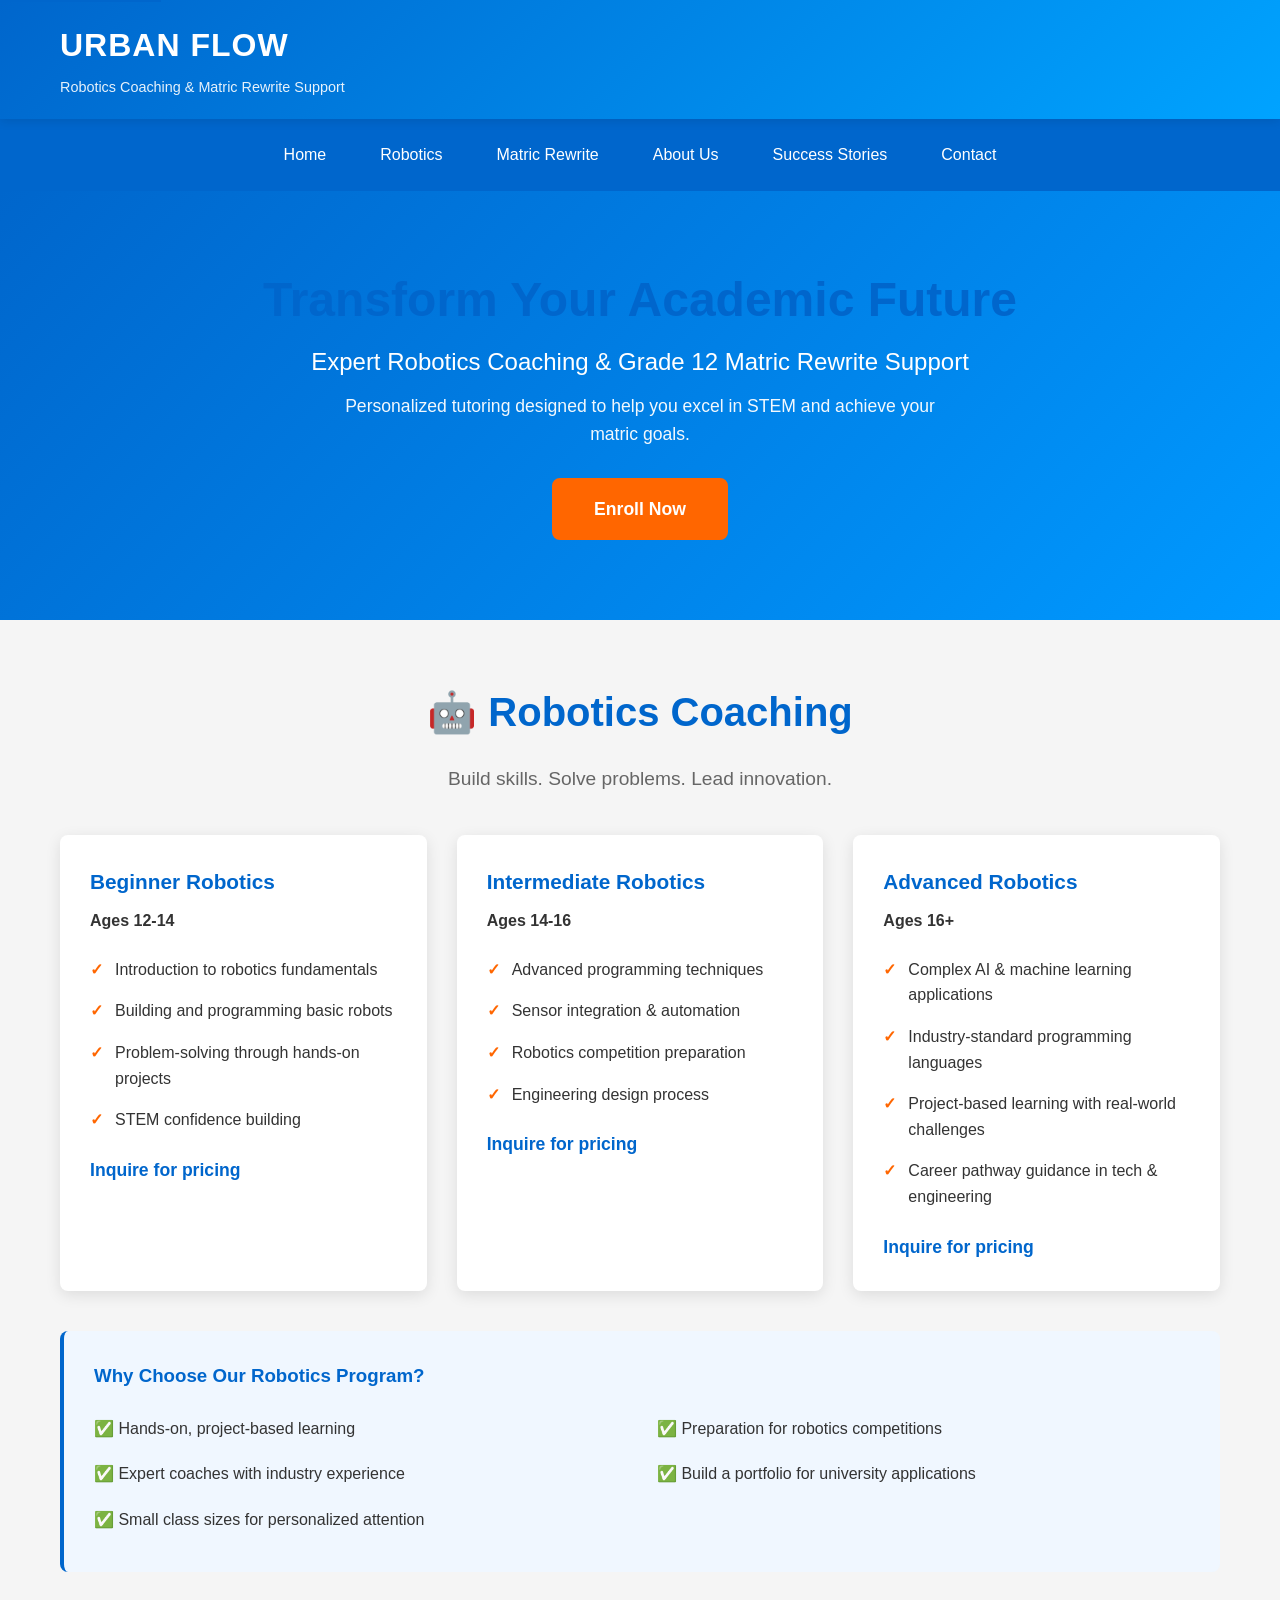
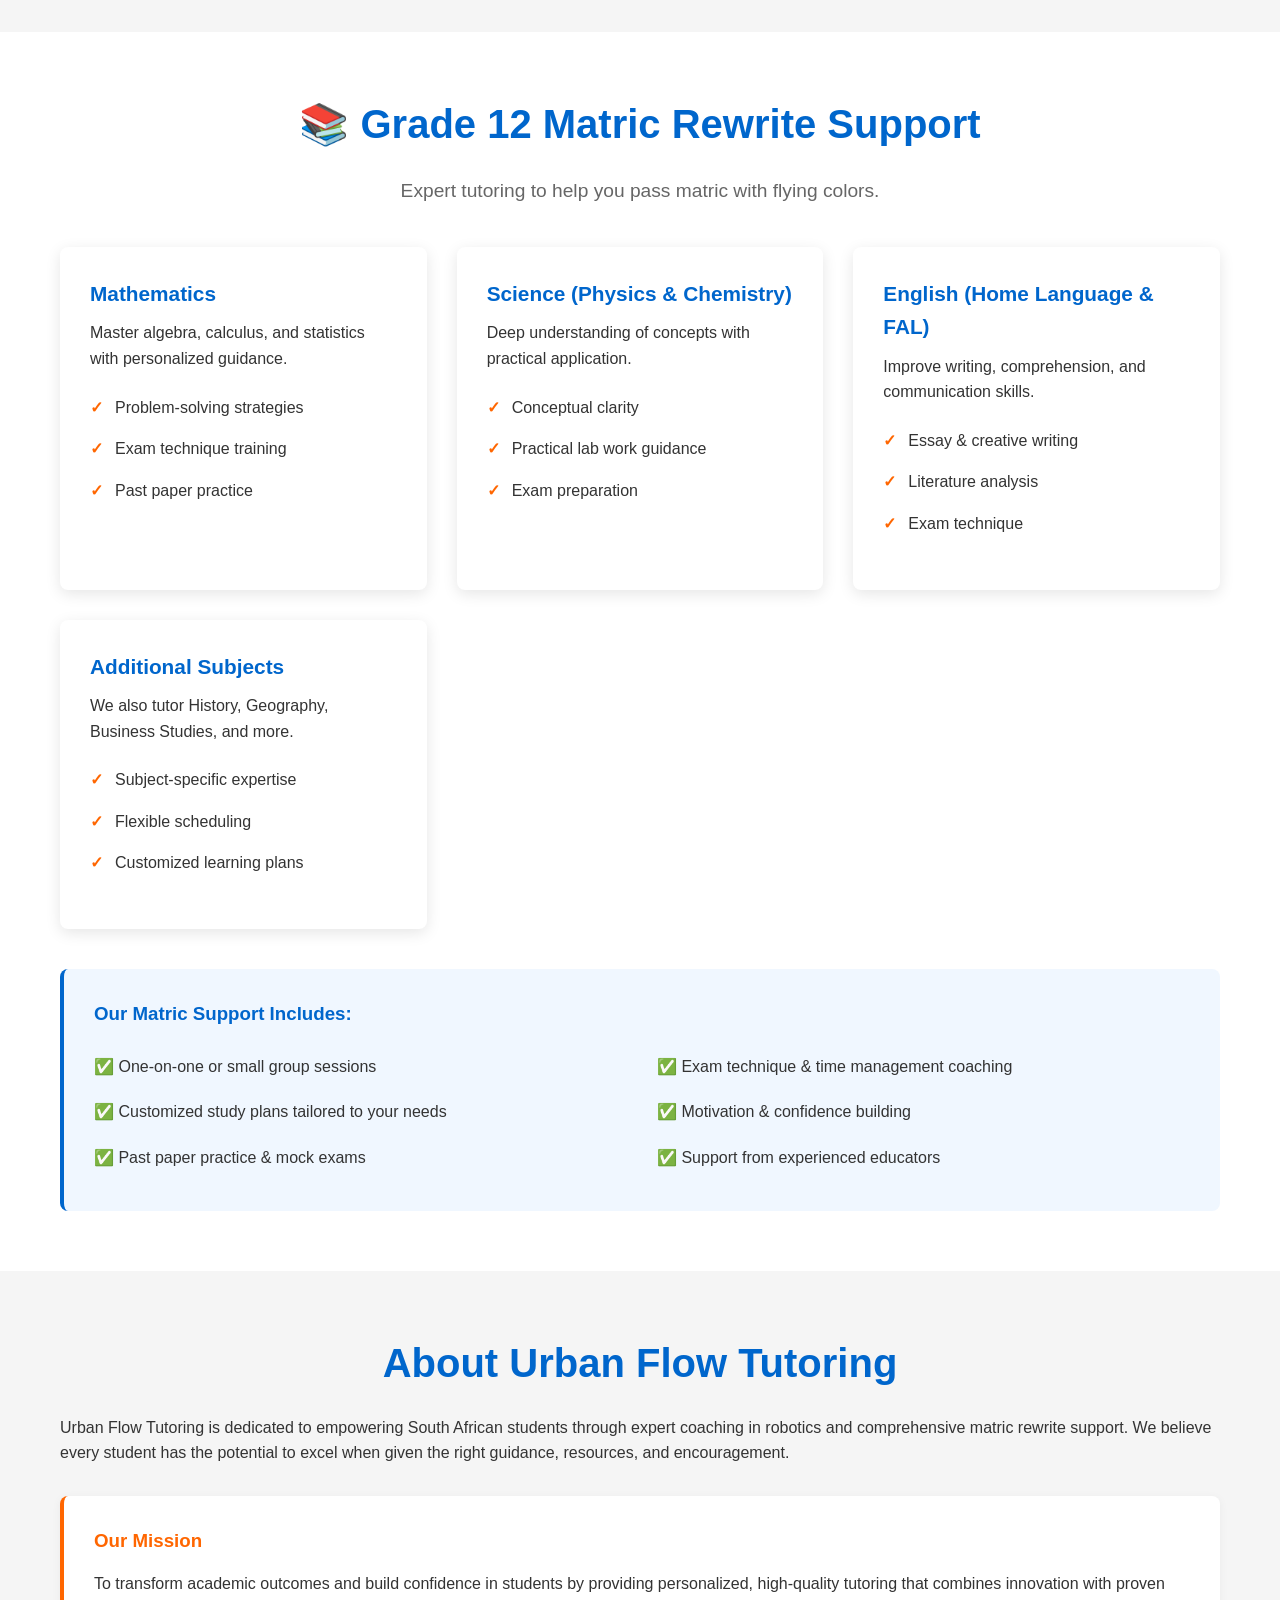
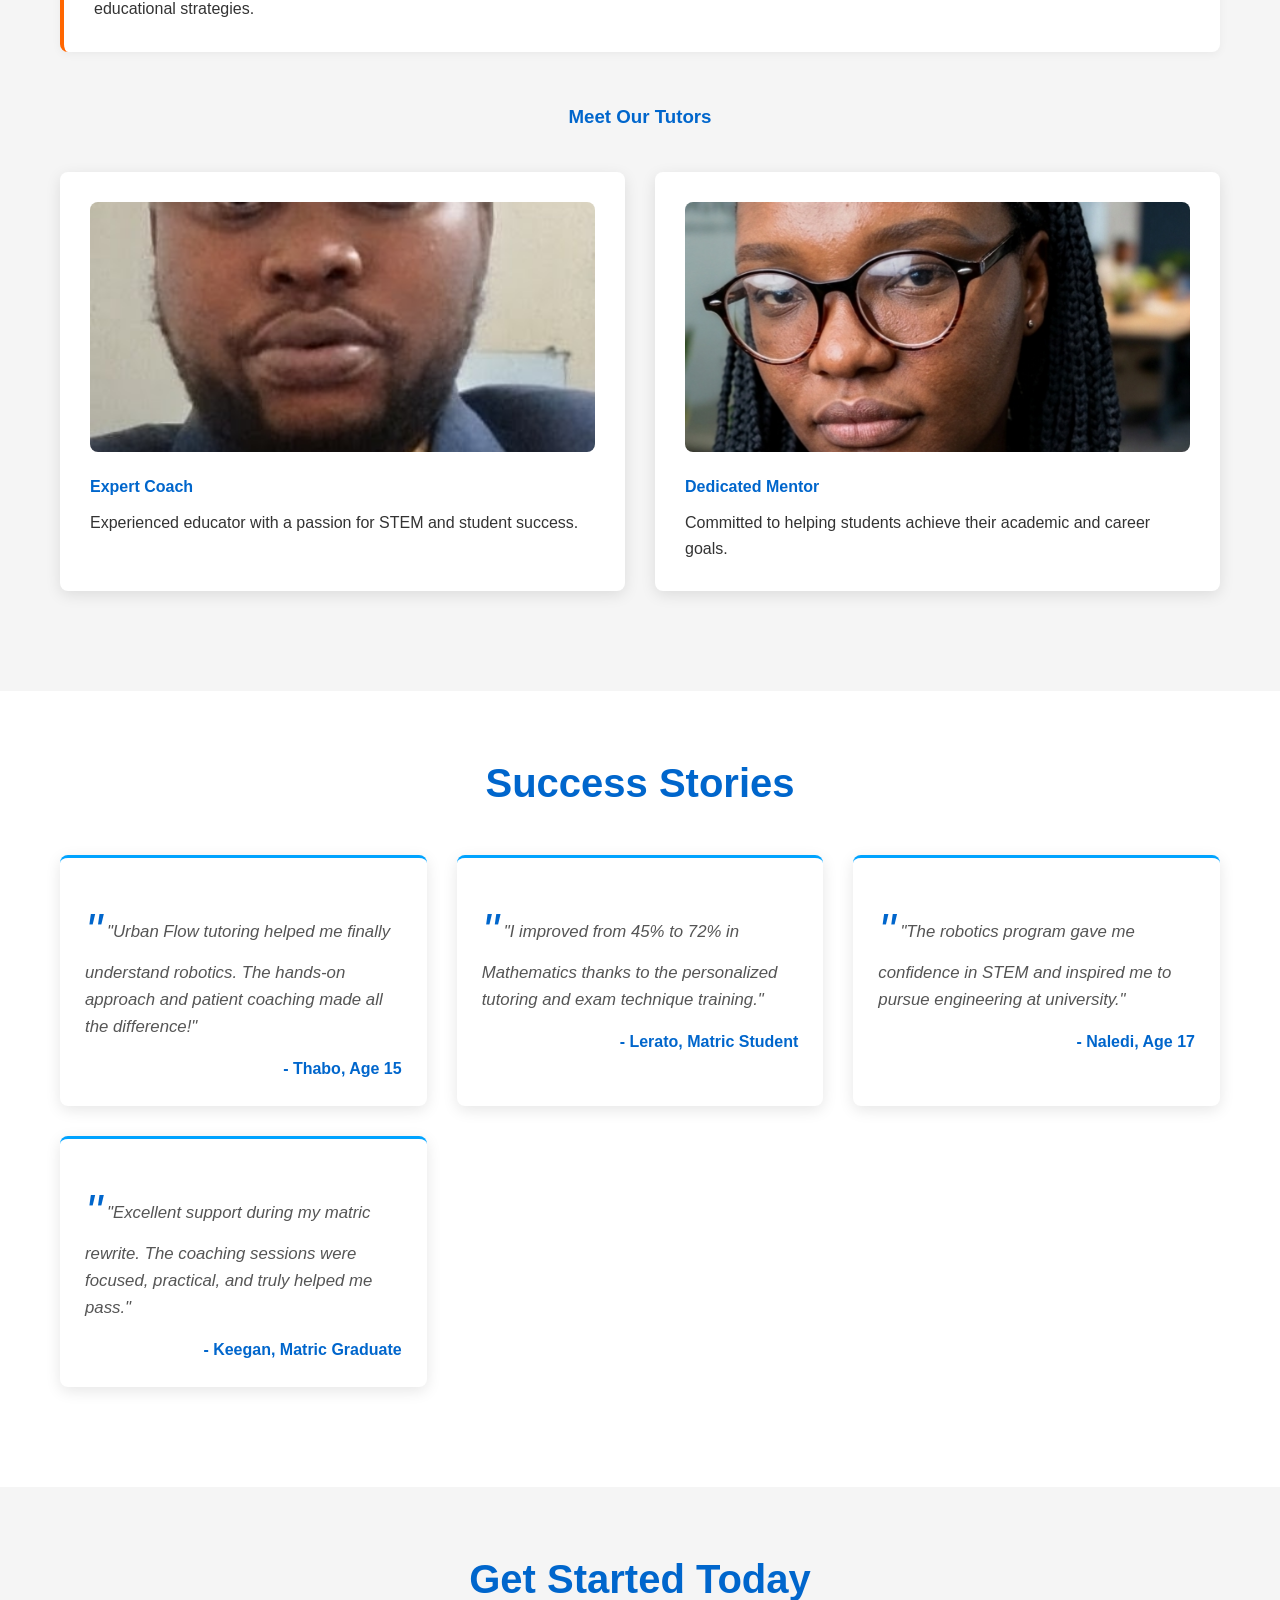
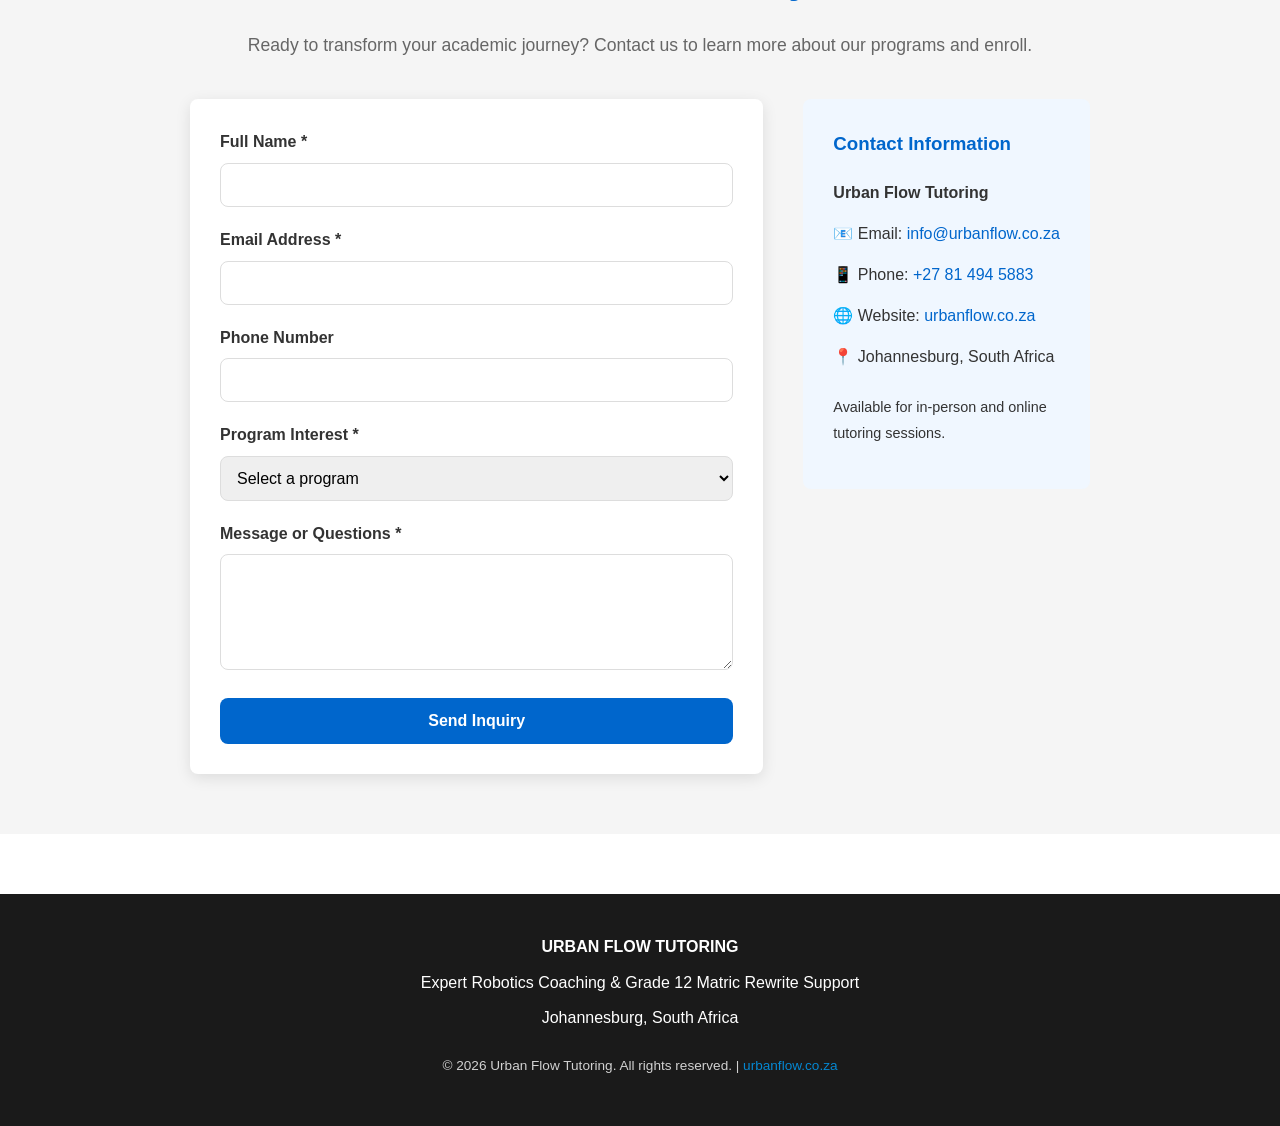
<file: index-tutoring.html>
<!DOCTYPE html>
<html lang="en-ZA">
<head>
  <meta charset="UTF-8">
  <meta name="viewport" content="width=device-width, initial-scale=1.0">
  <meta name="description" content="Urban Flow Tutoring: Expert Robotics Coaching & Grade 12 Matric Rewrite Support in South Africa. Transform your academic future with personalized tutoring.">
  <meta name="keywords" content="robotics tutoring, matric rewrite, grade 12 support, STEM education, South Africa, robotics coaching, matric help">
  <meta property="og:title" content="Urban Flow Tutoring | Robotics & Matric Excellence">
  <meta property="og:description" content="Expert Robotics Coaching & Grade 12 Matric Rewrite Support - Transform Your Academic Future">
  <meta property="og:type" content="website">
  <meta property="og:url" content="https://urbanflow.co.za">
  <meta name="theme-color" content="#0066cc">
  <link rel="icon" href="favicon.ico" type="image/x-icon">
  <link rel="stylesheet" href="styles-tutoring.css">
  <title>Urban Flow Tutoring | Robotics & Matric Excellence</title>
</head>
<body>

  <a href="#main-content" class="skip-link">Skip to main content</a>

  <!-- Header -->
  <header role="banner" class="header">
    <div class="header-container">
      <div class="logo-section">
        <h1 class="logo">URBAN FLOW</h1>
        <p class="tagline">Robotics Coaching & Matric Rewrite Support</p>
      </div>
      <button class="menu-toggle" aria-label="Toggle menu" aria-expanded="false">☰</button>
    </div>
  </header>

  <!-- Navigation -->
  <nav aria-label="Main navigation" class="nav-menu">
    <a href="#home" class="nav-link">Home</a>
    <a href="#robotics" class="nav-link">Robotics</a>
    <a href="#matric" class="nav-link">Matric Rewrite</a>
    <a href="#about" class="nav-link">About Us</a>
    <a href="#testimonials" class="nav-link">Success Stories</a>
    <a href="#contact" class="nav-link">Contact</a>
  </nav>

  <!-- Main Content -->
  <main id="main-content">

    <!-- Hero Section -->
    <section class="hero" id="home" role="region" aria-label="Hero section">
      <div class="hero-content">
        <h2>Transform Your Academic Future</h2>
        <p>Expert Robotics Coaching & Grade 12 Matric Rewrite Support</p>
        <p class="hero-subtitle">Personalized tutoring designed to help you excel in STEM and achieve your matric goals.</p>
        <a href="#contact" class="cta-btn">Enroll Now</a>
      </div>
    </section>

    <!-- Robotics Tutoring Section -->
    <section id="robotics" role="region" aria-label="Robotics tutoring programs">
      <div class="container">
        <h2>🤖 Robotics Coaching</h2>
        <p class="section-intro">Build skills. Solve problems. Lead innovation.</p>
        
        <div class="programs-grid">
          <div class="program-card" role="article">
            <h3>Beginner Robotics</h3>
            <p><strong>Ages 12-14</strong></p>
            <ul>
              <li>Introduction to robotics fundamentals</li>
              <li>Building and programming basic robots</li>
              <li>Problem-solving through hands-on projects</li>
              <li>STEM confidence building</li>
            </ul>
            <p class="price">Inquire for pricing</p>
          </div>

          <div class="program-card" role="article">
            <h3>Intermediate Robotics</h3>
            <p><strong>Ages 14-16</strong></p>
            <ul>
              <li>Advanced programming techniques</li>
              <li>Sensor integration & automation</li>
              <li>Robotics competition preparation</li>
              <li>Engineering design process</li>
            </ul>
            <p class="price">Inquire for pricing</p>
          </div>

          <div class="program-card" role="article">
            <h3>Advanced Robotics</h3>
            <p><strong>Ages 16+</strong></p>
            <ul>
              <li>Complex AI & machine learning applications</li>
              <li>Industry-standard programming languages</li>
              <li>Project-based learning with real-world challenges</li>
              <li>Career pathway guidance in tech & engineering</li>
            </ul>
            <p class="price">Inquire for pricing</p>
          </div>
        </div>

        <div class="highlights">
          <h3>Why Choose Our Robotics Program?</h3>
          <ul class="benefits-list">
            <li>✅ Hands-on, project-based learning</li>
            <li>✅ Expert coaches with industry experience</li>
            <li>✅ Small class sizes for personalized attention</li>
            <li>✅ Preparation for robotics competitions</li>
            <li>✅ Build a portfolio for university applications</li>
          </ul>
        </div>
      </div>
    </section>

    <!-- Matric Rewrite Section -->
    <section id="matric" role="region" aria-label="Matric rewrite programs">
      <div class="container">
        <h2>📚 Grade 12 Matric Rewrite Support</h2>
        <p class="section-intro">Expert tutoring to help you pass matric with flying colors.</p>

        <div class="subjects-grid">
          <div class="subject-card" role="article">
            <h3>Mathematics</h3>
            <p>Master algebra, calculus, and statistics with personalized guidance.</p>
            <ul>
              <li>Problem-solving strategies</li>
              <li>Exam technique training</li>
              <li>Past paper practice</li>
            </ul>
          </div>

          <div class="subject-card" role="article">
            <h3>Science (Physics & Chemistry)</h3>
            <p>Deep understanding of concepts with practical application.</p>
            <ul>
              <li>Conceptual clarity</li>
              <li>Practical lab work guidance</li>
              <li>Exam preparation</li>
            </ul>
          </div>

          <div class="subject-card" role="article">
            <h3>English (Home Language & FAL)</h3>
            <p>Improve writing, comprehension, and communication skills.</p>
            <ul>
              <li>Essay & creative writing</li>
              <li>Literature analysis</li>
              <li>Exam technique</li>
            </ul>
          </div>

          <div class="subject-card" role="article">
            <h3>Additional Subjects</h3>
            <p>We also tutor History, Geography, Business Studies, and more.</p>
            <ul>
              <li>Subject-specific expertise</li>
              <li>Flexible scheduling</li>
              <li>Customized learning plans</li>
            </ul>
          </div>
        </div>

        <div class="highlights">
          <h3>Our Matric Support Includes:</h3>
          <ul class="benefits-list">
            <li>✅ One-on-one or small group sessions</li>
            <li>✅ Customized study plans tailored to your needs</li>
            <li>✅ Past paper practice & mock exams</li>
            <li>✅ Exam technique & time management coaching</li>
            <li>✅ Motivation & confidence building</li>
            <li>✅ Support from experienced educators</li>
          </ul>
        </div>
      </div>
    </section>

    <!-- About Section -->
    <section id="about" role="region" aria-label="About Urban Flow Tutoring">
      <div class="container">
        <h2>About Urban Flow Tutoring</h2>
        <p>Urban Flow Tutoring is dedicated to empowering South African students through expert coaching in robotics and comprehensive matric rewrite support. We believe every student has the potential to excel when given the right guidance, resources, and encouragement.</p>
        
        <div class="mission-statement">
          <h3>Our Mission</h3>
          <p>To transform academic outcomes and build confidence in students by providing personalized, high-quality tutoring that combines innovation with proven educational strategies.</p>
        </div>

        <div class="team-section">
          <h3>Meet Our Tutors</h3>
          <div class="team-grid">
            <div class="team-member" role="article">
              <img src="member-deon.jpg" alt="Team member" class="team-photo">
              <h4>Expert Coach</h4>
              <p>Experienced educator with a passion for STEM and student success.</p>
            </div>
            <div class="team-member" role="article">
              <img src="member-immaculate .jpg" alt="Team member" class="team-photo">
              <h4>Dedicated Mentor</h4>
              <p>Committed to helping students achieve their academic and career goals.</p>
            </div>
          </div>
        </div>
      </div>
    </section>

    <!-- Testimonials Section -->
    <section id="testimonials" role="region" aria-label="Student success stories">
      <div class="container">
        <h2>Success Stories</h2>
        
        <div class="testimonials-grid">
          <div class="testimonial-card" role="article">
            <p class="quote">"Urban Flow tutoring helped me finally understand robotics. The hands-on approach and patient coaching made all the difference!"</p>
            <p class="author">- Thabo, Age 15</p>
          </div>

          <div class="testimonial-card" role="article">
            <p class="quote">"I improved from 45% to 72% in Mathematics thanks to the personalized tutoring and exam technique training."</p>
            <p class="author">- Lerato, Matric Student</p>
          </div>

          <div class="testimonial-card" role="article">
            <p class="quote">"The robotics program gave me confidence in STEM and inspired me to pursue engineering at university."</p>
            <p class="author">- Naledi, Age 17</p>
          </div>

          <div class="testimonial-card" role="article">
            <p class="quote">"Excellent support during my matric rewrite. The coaching sessions were focused, practical, and truly helped me pass."</p>
            <p class="author">- Keegan, Matric Graduate</p>
          </div>
        </div>
      </div>
    </section>

    <!-- Contact Section -->
    <section id="contact" role="region" aria-label="Contact form">
      <div class="container">
        <h2>Get Started Today</h2>
        <p class="contact-intro">Ready to transform your academic journey? Contact us to learn more about our programs and enroll.</p>

        <div class="contact-wrapper">
          <form method="POST" action="https://formspree.io/f/YOUR_FORM_ID" class="contact-form" novalidate>
            <div class="form-group">
              <label for="name">Full Name <span aria-label="required">*</span></label>
              <input type="text" id="name" name="name" required aria-required="true">
            </div>

            <div class="form-group">
              <label for="email">Email Address <span aria-label="required">*</span></label>
              <input type="email" id="email" name="email" required aria-required="true">
            </div>

            <div class="form-group">
              <label for="phone">Phone Number</label>
              <input type="tel" id="phone" name="phone">
            </div>

            <div class="form-group">
              <label for="interest">Program Interest <span aria-label="required">*</span></label>
              <select id="interest" name="interest" required aria-required="true">
                <option value="">Select a program</option>
                <option value="Beginner Robotics">Beginner Robotics</option>
                <option value="Intermediate Robotics">Intermediate Robotics</option>
                <option value="Advanced Robotics">Advanced Robotics</option>
                <option value="Matric Rewrite - Mathematics">Matric Rewrite - Mathematics</option>
                <option value="Matric Rewrite - Science">Matric Rewrite - Science</option>
                <option value="Matric Rewrite - English">Matric Rewrite - English</option>
                <option value="Matric Rewrite - Other">Matric Rewrite - Other Subject</option>
                <option value="Multiple Programs">Multiple Programs</option>
              </select>
            </div>

            <div class="form-group">
              <label for="message">Message or Questions <span aria-label="required">*</span></label>
              <textarea id="message" name="message" rows="5" required aria-required="true"></textarea>
            </div>

            <button type="submit" class="submit-btn">Send Inquiry</button>
          </form>

          <div class="contact-info">
            <h3>Contact Information</h3>
            <p><strong>Urban Flow Tutoring</strong></p>
            <p>📧 Email: <a href="mailto:info@urbanflow.co.za">info@urbanflow.co.za</a></p>
            <p>📱 Phone: <a href="tel:+27814945883">+27 81 494 5883</a></p>
            <p>🌐 Website: <a href="https://urbanflow.co.za">urbanflow.co.za</a></p>
            <p>📍 Johannesburg, South Africa</p>
            <p style="margin-top: 1.5rem; font-size: 0.9rem;">Available for in-person and online tutoring sessions.</p>
          </div>
        </div>
      </div>
    </section>

  </main>

  <!-- Footer -->
  <footer role="contentinfo" class="footer">
    <div class="container">
      <p><strong>URBAN FLOW TUTORING</strong></p>
      <p>Expert Robotics Coaching & Grade 12 Matric Rewrite Support</p>
      <p>Johannesburg, South Africa</p>
      <p style="margin-top: 1.5rem; font-size: 0.85rem; opacity: 0.8;">
        © 2026 Urban Flow Tutoring. All rights reserved. | 
        <a href="https://urbanflow.co.za">urbanflow.co.za</a>
      </p>
    </div>
  </footer>

  <script src="form-handler-tutoring.js"></script>
</body>
</html>
</file>
<file: styles-tutoring.css>
/* ================================
   URBAN FLOW TUTORING - STYLES
   ================================ */

/* Global Variables */
:root {
  --primary-color: #0066cc;
  --secondary-color: #00a3ff;
  --accent-color: #ff6600;
  --dark-color: #1a1a1a;
  --light-color: #f5f5f5;
  --text-color: #333;
  --border-radius: 8px;
  --transition: all 0.3s ease;
  --max-width: 1200px;
}

/* Reset & Base Styles */
* {
  margin: 0;
  padding: 0;
  box-sizing: border-box;
}

html {
  scroll-behavior: smooth;
}

body {
  font-family: 'Segoe UI', Tahoma, Geneva, Verdana, sans-serif;
  line-height: 1.6;
  color: var(--text-color);
  background-color: #fff;
}

.container {
  max-width: var(--max-width);
  margin: 0 auto;
  padding: 0 20px;
}

/* Accessibility */
.skip-link {
  position: absolute;
  top: -40px;
  left: 0;
  background: var(--primary-color);
  color: white;
  padding: 8px;
  text-decoration: none;
  z-index: 100;
}

.skip-link:focus {
  top: 0;
}

/* ================================
   HEADER & NAVIGATION
   ================================ */

.header {
  background: linear-gradient(135deg, var(--primary-color), var(--secondary-color));
  color: white;
  padding: 20px 0;
  box-shadow: 0 2px 10px rgba(0, 0, 0, 0.1);
  position: sticky;
  top: 0;
  z-index: 50;
}

.header-container {
  display: flex;
  justify-content: space-between;
  align-items: center;
  max-width: var(--max-width);
  margin: 0 auto;
  padding: 0 20px;
}

.logo-section .logo {
  font-size: 2rem;
  font-weight: 700;
  letter-spacing: 1px;
  margin-bottom: 5px;
}

.tagline {
  font-size: 0.9rem;
  opacity: 0.9;
  font-weight: 300;
}

.menu-toggle {
  display: none;
  background: none;
  border: none;
  color: white;
  font-size: 1.5rem;
  cursor: pointer;
}

.nav-menu {
  display: flex;
  gap: 30px;
  background: var(--primary-color);
  padding: 15px;
  justify-content: center;
  flex-wrap: wrap;
}

.nav-link {
  color: white;
  text-decoration: none;
  font-weight: 500;
  transition: var(--transition);
  padding: 8px 12px;
  border-radius: var(--border-radius);
}

.nav-link:hover {
  background: rgba(255, 255, 255, 0.2);
  transform: translateY(-2px);
}

/* ================================
   HERO SECTION
   ================================ */

.hero {
  background: linear-gradient(135deg, #0066cc 0%, #0099ff 100%);
  color: white;
  padding: 80px 20px;
  text-align: center;
  min-height: 400px;
  display: flex;
  align-items: center;
  justify-content: center;
}

.hero-content h2 {
  font-size: 3rem;
  font-weight: 700;
  margin-bottom: 15px;
  line-height: 1.2;
}

.hero-content > p:first-of-type {
  font-size: 1.5rem;
  margin-bottom: 10px;
  font-weight: 300;
}

.hero-subtitle {
  font-size: 1.1rem;
  margin-bottom: 30px;
  opacity: 0.95;
  max-width: 600px;
  margin-left: auto;
  margin-right: auto;
}

.cta-btn {
  display: inline-block;
  background: var(--accent-color);
  color: white;
  padding: 15px 40px;
  border-radius: var(--border-radius);
  text-decoration: none;
  font-weight: 600;
  font-size: 1.1rem;
  transition: var(--transition);
  border: 2px solid var(--accent-color);
}

.cta-btn:hover {
  background: transparent;
  transform: translateY(-3px);
  box-shadow: 0 10px 20px rgba(255, 102, 0, 0.3);
}

/* ================================
   SECTIONS
   ================================ */

section {
  padding: 60px 20px;
}

section:nth-child(even) {
  background: var(--light-color);
}

section h2 {
  font-size: 2.5rem;
  margin-bottom: 20px;
  color: var(--primary-color);
  text-align: center;
}

.section-intro {
  text-align: center;
  font-size: 1.2rem;
  color: #666;
  margin-bottom: 40px;
}

/* ================================
   ROBOTICS & MATRIC SECTIONS
   ================================ */

.programs-grid,
.subjects-grid,
.testimonials-grid,
.team-grid {
  display: grid;
  grid-template-columns: repeat(auto-fit, minmax(280px, 1fr));
  gap: 30px;
  margin: 40px 0;
}

.program-card,
.subject-card,
.testimonial-card,
.team-member {
  background: white;
  padding: 30px;
  border-radius: var(--border-radius);
  box-shadow: 0 4px 15px rgba(0, 0, 0, 0.1);
  transition: var(--transition);
}

.program-card:hover,
.subject-card:hover,
.team-member:hover {
  transform: translateY(-10px);
  box-shadow: 0 8px 25px rgba(0, 102, 204, 0.2);
}

.program-card h3,
.subject-card h3 {
  color: var(--primary-color);
  margin-bottom: 10px;
  font-size: 1.3rem;
}

.program-card ul,
.subject-card ul {
  list-style: none;
  margin: 15px 0;
}

.program-card li,
.subject-card li {
  padding: 8px 0;
  padding-left: 25px;
  position: relative;
}

.program-card li:before,
.subject-card li:before {
  content: "✓";
  position: absolute;
  left: 0;
  color: var(--accent-color);
  font-weight: bold;
}

.price {
  margin-top: 15px;
  font-weight: 600;
  color: var(--primary-color);
  font-size: 1.1rem;
}

/* Highlights Box */
.highlights {
  background: #f0f7ff;
  padding: 30px;
  border-left: 4px solid var(--primary-color);
  border-radius: var(--border-radius);
  margin-top: 40px;
}

.highlights h3 {
  color: var(--primary-color);
  margin-bottom: 15px;
}

.benefits-list {
  list-style: none;
  columns: 2;
  column-gap: 30px;
}

.benefits-list li {
  padding: 10px 0;
  font-weight: 500;
}

/* ================================
   ABOUT SECTION
   ================================ */

.mission-statement {
  background: white;
  padding: 30px;
  border-radius: var(--border-radius);
  margin: 30px 0;
  border-left: 4px solid var(--accent-color);
  box-shadow: 0 2px 10px rgba(0, 0, 0, 0.05);
}

.mission-statement h3 {
  color: var(--accent-color);
  margin-bottom: 15px;
}

.team-section {
  margin-top: 50px;
}

.team-section h3 {
  text-align: center;
  color: var(--primary-color);
  margin-bottom: 40px;
}

.team-photo {
  width: 100%;
  height: 250px;
  object-fit: cover;
  border-radius: var(--border-radius);
  margin-bottom: 15px;
}

.team-member h4 {
  color: var(--primary-color);
  margin-bottom: 10px;
}

/* ================================
   TESTIMONIALS
   ================================ */

.testimonial-card {
  background: white;
  padding: 25px;
  border-radius: var(--border-radius);
  box-shadow: 0 4px 15px rgba(0, 0, 0, 0.1);
  border-top: 3px solid var(--secondary-color);
}

.quote {
  font-style: italic;
  color: #555;
  margin-bottom: 15px;
  font-size: 1.05rem;
  line-height: 1.6;
}

.quote:before {
  content: '"';
  font-size: 3rem;
  color: var(--primary-color);
  position: relative;
  top: 10px;
  margin-right: 5px;
}

.author {
  font-weight: 600;
  color: var(--primary-color);
  text-align: right;
}

/* ================================
   CONTACT SECTION
   ================================ */

.contact-intro {
  text-align: center;
  font-size: 1.1rem;
  margin-bottom: 40px;
  color: #666;
}

.contact-wrapper {
  display: grid;
  grid-template-columns: 2fr 1fr;
  gap: 40px;
  max-width: 900px;
  margin: 0 auto;
}

.contact-form {
  background: white;
  padding: 30px;
  border-radius: var(--border-radius);
  box-shadow: 0 4px 15px rgba(0, 0, 0, 0.1);
}

.form-group {
  margin-bottom: 20px;
}

.form-group label {
  display: block;
  margin-bottom: 8px;
  font-weight: 600;
  color: var(--text-color);
}

.form-group input,
.form-group select,
.form-group textarea {
  width: 100%;
  padding: 12px;
  border: 1px solid #ddd;
  border-radius: var(--border-radius);
  font-family: inherit;
  font-size: 1rem;
  transition: var(--transition);
}

.form-group input:focus,
.form-group select:focus,
.form-group textarea:focus {
  outline: none;
  border-color: var(--primary-color);
  box-shadow: 0 0 8px rgba(0, 102, 204, 0.2);
}

.submit-btn {
  background: var(--primary-color);
  color: white;
  padding: 14px 30px;
  border: none;
  border-radius: var(--border-radius);
  font-size: 1rem;
  font-weight: 600;
  cursor: pointer;
  transition: var(--transition);
  width: 100%;
}

.submit-btn:hover {
  background: var(--secondary-color);
  transform: translateY(-2px);
  box-shadow: 0 5px 15px rgba(0, 102, 204, 0.3);
}

.contact-info {
  background: #f0f7ff;
  padding: 30px;
  border-radius: var(--border-radius);
  height: fit-content;
}

.contact-info h3 {
  color: var(--primary-color);
  margin-bottom: 20px;
}

.contact-info p {
  margin-bottom: 12px;
  line-height: 1.8;
}

.contact-info a {
  color: var(--primary-color);
  text-decoration: none;
  font-weight: 500;
}

.contact-info a:hover {
  text-decoration: underline;
}

/* ================================
   FOOTER
   ================================ */

.footer {
  background: var(--dark-color);
  color: white;
  padding: 40px 20px;
  text-align: center;
  margin-top: 60px;
}

.footer p {
  margin-bottom: 10px;
}

.footer a {
  color: var(--secondary-color);
  text-decoration: none;
}

.footer a:hover {
  text-decoration: underline;
}

/* ================================
   RESPONSIVE DESIGN
   ================================ */

@media (max-width: 768px) {
  .header-container {
    flex-wrap: wrap;
  }

  .logo-section .logo {
    font-size: 1.5rem;
  }

  .menu-toggle {
    display: block;
  }

  .nav-menu {
    width: 100%;
    flex-direction: column;
    gap: 10px;
  }

  .nav-link {
    display: block;
    text-align: center;
  }

  .hero-content h2 {
    font-size: 2rem;
  }

  .hero-content > p:first-of-type {
    font-size: 1.2rem;
  }

  section h2 {
    font-size: 1.8rem;
  }

  .programs-grid,
  .subjects-grid,
  .testimonials-grid,
  .team-grid {
    grid-template-columns: 1fr;
  }

  .contact-wrapper {
    grid-template-columns: 1fr;
    gap: 30px;
  }

  .benefits-list {
    columns: 1;
  }
}

@media (max-width: 480px) {
  .hero {
    padding: 40px 20px;
    min-height: 300px;
  }

  .hero-content h2 {
    font-size: 1.5rem;
  }

  .cta-btn {
    padding: 12px 30px;
    font-size: 1rem;
  }

  section {
    padding: 40px 15px;
  }

  section h2 {
    font-size: 1.5rem;
  }

  .section-intro {
    font-size: 1rem;
  }
}

/* Print Styles */
@media print {
  nav,
  .menu-toggle,
  .contact-form {
    display: none;
  }

  body {
    font-size: 12pt;
    line-height: 1.5;
  }
}
</file>
